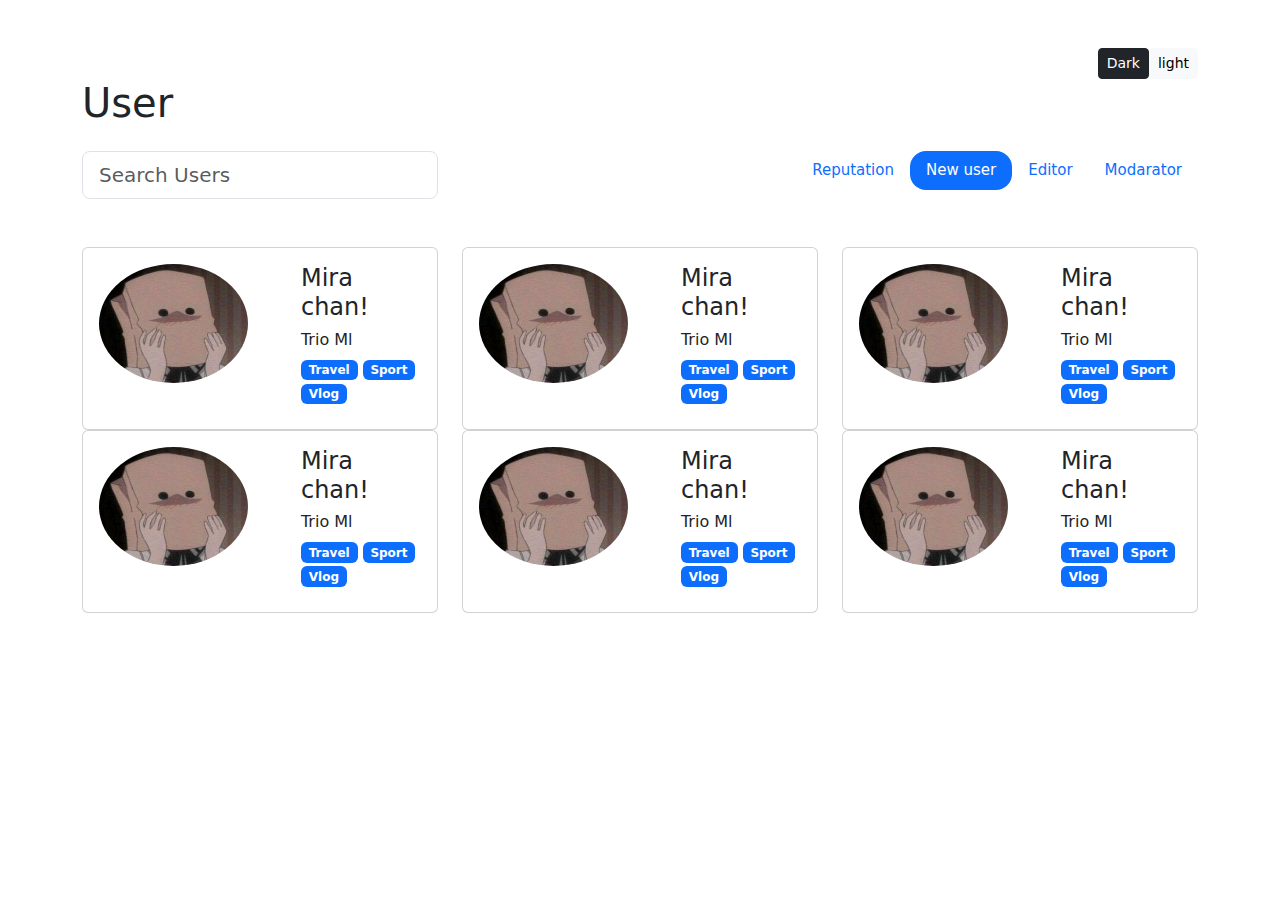
<file: index.html>
<!DOCTYPE html>
<html lang="en">
  <head>
    <meta charset="UTF-8" />
    <meta http-equiv="X-UA-Compatible" content="IE=edge" />
    <meta name="viewport" content="width=device-width, initial-scale=1.0" />
    <link rel="stylesheet" href="css/bootstrap.min.css" />
    <link rel="stylesheet" href="css/style.css" />
    <title>User List</title>
  </head>
  <body> 
    <header class="mb-5">
      <div class="container mt-5">
        <div class="d-flex justify-content-end">
          <button class="btn btn-dark btn-sm" data-bs-theme-value="dark">Dark</button>
          <button class="btn btn-light btn-sm" data-bs-theme-value="light">light </button>
        </div>
        <h1 class="mb-4">User</h1>
          <div class="row">
           <div class="col-md-4">
               <input type="text" class="form-control form-control-lg" placeholder="Search Users" />
           </div>
           <div class="col-md-8 user-menu d-flex justify-content-end align-item-center" 
           style="font-size:15px !important ;">
               <ul class="nav">
                 <li class="nav-items">
                  <a href="#" class="nav-link">Reputation</a>
                 </li>
                 <li class="nav-items">
                  <a href="#" class="nav-link text-bg-primary rounded-4">New user</a>
                 </li>
                 <li class="nav-items">
                  <a href="#" class="nav-link">Editor</a>
                 </li>
                 <li class="nav-items">
                  <a href="#" class="nav-link">Modarator</a>
                 </li>
               </ul>
           </div>
          </div>
      </div>
    </header>
    <!-- User list -->
    <main>
      <div class="container">
        <div class="row">
        <!-- two -->

        <div class="col-md-4">
          <div class="card md-3" data-bs-container="body" data-bs-toggle="popover"
            data-bs-placement="top" data-bs-content=" Email: me@email.com" >
            <div class="card-body">
              <div class="d-flex gap-3">
                  <div class="user-img">
                    <img src="css/434385236_339998011866023_2217717028655679455_n.jpg" alt="me"
                     class="img-fluid rounded-circle" style="height: 80%; width: 80%;"/>
                  </div>
                  <div class="user-info">
                   <h4> Mira chan!</h4>
                   <h6>Trio Ml</h6>
                   <span class="badge bg-primary">Travel</span>
                   <span class="badge bg-primary">Sport</span>
                   <span class="badge bg-primary">Vlog</span>
                  </div>
              </div>
            </div>
          </div>
         </div>
        <!--  -->
        <div class="col-md-4">
          <div class="card md-3" data-bs-container="body" data-bs-toggle="popover"
            data-bs-placement="top" data-bs-content=" Email: me@email.com" >
            <div class="card-body">
              <div class="d-flex gap-3">
                <div class="user-img">
                  <img src="css/434385236_339998011866023_2217717028655679455_n.jpg" alt="me"
                   class="img-fluid rounded-circle" style="height: 80%; width: 80%;"/>
                </div>
                  <div class="user-info">
                   <h4> Mira chan!</h4>
                   <h6>Trio Ml</h6>
                   <span class="badge bg-primary">Travel</span>
                   <span class="badge bg-primary">Sport</span>
                   <span class="badge bg-primary">Vlog</span>
                  </div>
              </div>
            </div>
          </div>
         </div>
         <!--  -->
         <div class="col-md-4">
          <div class="card md-3" data-bs-container="body" data-bs-toggle="popover"
            data-bs-placement="top" data-bs-content=" Email: me@email.com" >
            <div class="card-body">
              <div class="d-flex gap-3">
                <div class="user-img">
                  <img src="css/434385236_339998011866023_2217717028655679455_n.jpg" alt="me"
                   class="img-fluid rounded-circle" style="height: 80%; width: 80%;"/>
                </div>
                  <div class="user-info">
                   <h4> Mira chan!</h4>
                   <h6>Trio Ml</h6>
                   <span class="badge bg-primary">Travel</span>
                   <span class="badge bg-primary">Sport</span>
                   <span class="badge bg-primary">Vlog</span>
                  </div>
              </div>
            </div>
          </div>
         </div>
         <!--  -->
         <div class="col-md-4">
          <div class="card md-3" data-bs-container="body" data-bs-toggle="popover"
            data-bs-placement="top" data-bs-content=" Email: me@email.com" >
            <div class="card-body">
              <div class="d-flex gap-3">
                <div class="user-img">
                  <img src="css/434385236_339998011866023_2217717028655679455_n.jpg" alt="me"
                   class="img-fluid rounded-circle" style="height: 80%; width: 80%;"/>
                </div>
                  <div class="user-info">
                   <h4> Mira chan!</h4>
                   <h6>Trio Ml</h6>
                   <span class="badge bg-primary">Travel</span>
                   <span class="badge bg-primary">Sport</span>
                   <span class="badge bg-primary">Vlog</span>
                  </div>
              </div>
            </div>
          </div>
         </div>
         <!--  -->
         <div class="col-md-4">
          <div class="card md-3" data-bs-container="body" data-bs-toggle="popover"
            data-bs-placement="top" data-bs-content=" Email: me@email.com" >
            <div class="card-body">
              <div class="d-flex gap-3">
                <div class="user-img">
                  <img src="css/434385236_339998011866023_2217717028655679455_n.jpg" alt="me"
                   class="img-fluid rounded-circle" style="height: 80%; width: 80%;"/>
                </div>
                  <div class="user-info">
                   <h4> Mira chan!</h4>
                   <h6>Trio Ml</h6>
                   <span class="badge bg-primary">Travel</span>
                   <span class="badge bg-primary">Sport</span>
                   <span class="badge bg-primary">Vlog</span>
                  </div>
              </div>
            </div>
          </div>
         </div>
         <!--  -->
         <div class="col-md-4">
          <div class="card md-3" data-bs-container="body" data-bs-toggle="popover"
            data-bs-placement="top" data-bs-content=" Email: me@email.com" >
            <div class="card-body">
              <div class="d-flex gap-3">
                <div class="user-img">
                  <img src="css/434385236_339998011866023_2217717028655679455_n.jpg" alt="me"
                   class="img-fluid rounded-circle" style="height: 80%; width: 80%;"/>
                </div>
                  <div class="user-info">
                   <h4> Mira chan!</h4>
                   <h6>Trio Ml</h6>
                   <span class="badge bg-primary">Travel</span>
                   <span class="badge bg-primary">Sport</span>
                   <span class="badge bg-primary">Vlog</span>
                  </div>
              </div>
            </div>
          </div>
         </div>
        </div>
      </div>
    </main>
   



    <script src="js/bootstrap.bundle.min.js"></script>
    <script src="js/darkmodetoggle.js"></script>
    <script>
      const popoverEl = document.getElementById('popover');
      const popover = new bootstrap.Popover(popoverEl);
    </script>
  </body>
</html>
</file>
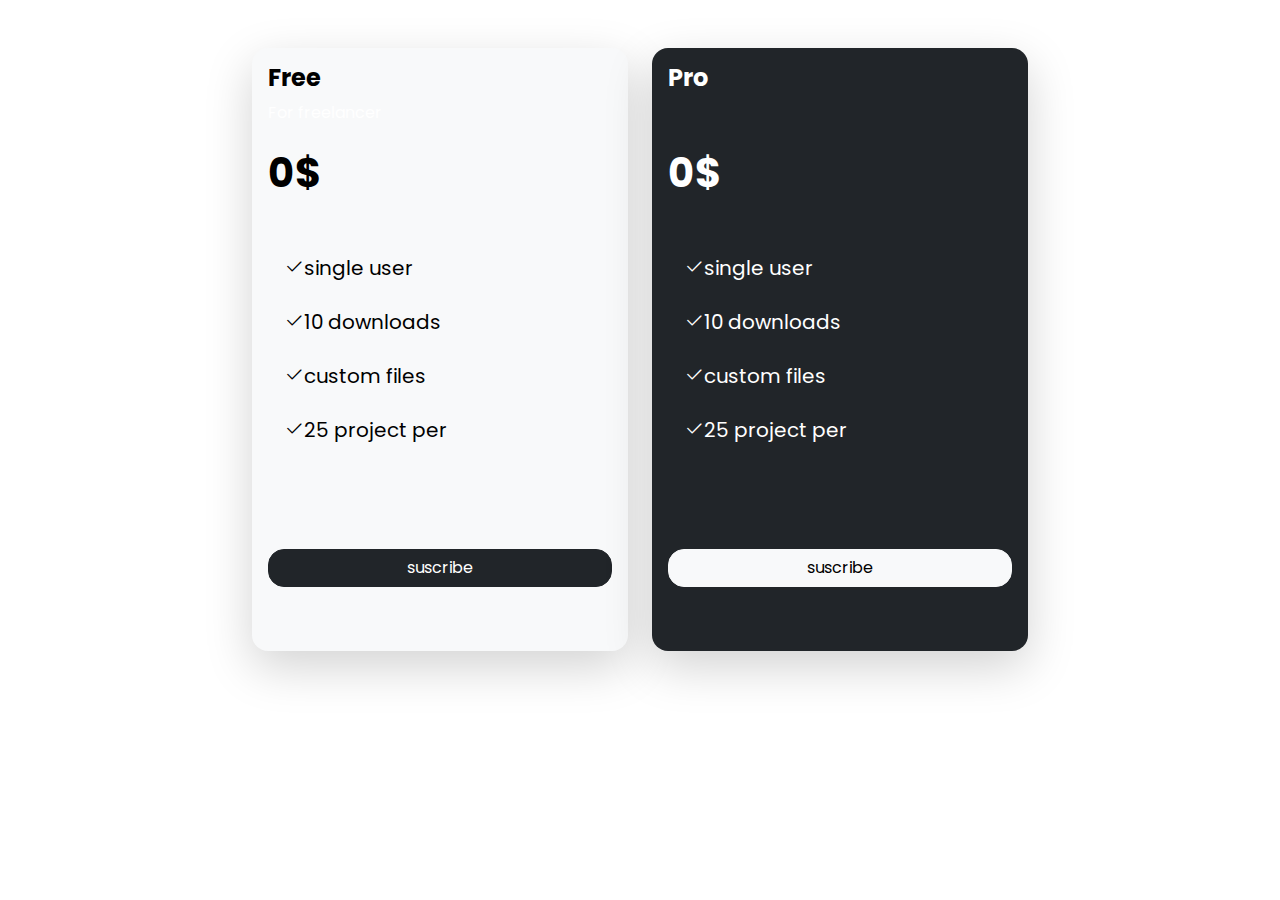
<file: pricing-cards/mini-projects-starter/index.html>
<!DOCTYPE html>
<html lang="en">
  <head>
    <meta charset="UTF-8" />
    <meta http-equiv="X-UA-Compatible" content="IE=edge" />
    <meta name="viewport" content="width=device-width, initial-scale=1.0" />
    <link rel="preconnect" href="https://fonts.googleapis.com">
<link rel="preconnect" href="https://fonts.gstatic.com" crossorigin>
<link href="https://fonts.googleapis.com/css2?family=Inter:wght@100..900&family=Poppins:ital,wght@0,100;0,200;0,300;0,400;0,500;0,600;0,700;0,800;0,900;1,100;1,200;1,300;1,400;1,500;1,600;1,700;1,800;1,900&family=Rubik:ital,wght@0,300..900;1,300..900&display=swap" rel="stylesheet">
<link rel="stylesheet" href="https://cdn.jsdelivr.net/npm/bootstrap-icons@1.11.3/font/bootstrap-icons.min.css" />
    <link rel="stylesheet" href="css/bootstrap.min.css" />
    <link rel="stylesheet" href="css/style.css" />
    <title>Pricing cards</title>
  </head>
  <body>
    <!-- <h1>pricing cards</h1> -->
<div class="container">
  <div class="row mt-5">
  <div class="col-md-6">
    <div class="card rounded-4 shadow-lg border-0 mb-5  text-bg-light">
      <div class="card-body">
        <h4 class="fw-bold">Free</h4>
        <p class="text-white">For freelancer</p>
      <h2 class="fs-1 fw-bold mt-4 mb-5">0$</h2>
      <ul class="list-group list-group-flush fs-5 mb-5 vstack gap-2">
        <li class="list-group-item border-0 text-bg-light">
          <i class="bi bi-check2"></i>single user
        </li>
        <li class="list-group-item border-0 text-bg-light ">
          <i class="bi bi-check2"></i>10 downloads
        </li>
        <li class="list-group-item border-0 text-bg-light">
          <i class="bi bi-check2"></i>custom files
        </li>
        <li class="list-group-item border-0 text-bg-light">
          <i class="bi bi-check2"></i>25 project per
        </li>
      </ul>
     <div class="d-grid">
      <button class="btn btn-dark rounded-4 mt-5 mb-5">
        suscribe
      </button>
     </div>
    </div>
  </div>
  
</div>
<div class="col-md-6 ">
  <div class="card cardDark rounded-4 shadow-lg border-0 mb-5 text-bg-dark">
    <div class="card-body ">
      <h4 class="fw-bold">Pro</h4>
      <p class="text-muted">For Agencies</p>
    <h2 class="fs-1 fw-bold mt-4 mb-5">0$</h2>
    <ul class="list-group list-group-flush fs-5 mb-5 vstack gap-2">
      <li class="list-group-item border-0 text-bg-dark">
        <i class="bi bi-check2"></i>single user
      </li>
      <li class="list-group-item border-0 text-bg-dark">
        <i class="bi bi-check2"></i>10 downloads
      </li>
      <li class="list-group-item border-0 text-bg-dark">
        <i class="bi bi-check2"></i>custom files
      </li>
      <li class="list-group-item border-0 text-bg-dark">
        <i class="bi bi-check2"></i>25 project per
      </li>
    </ul>
   <div class="d-grid">
    <button class="btn btn-light rounded-4 mt-5 mb-5">
      suscribe
    </button>
   </div>
  </div>
</div>

</div>
</div>
</div>
    <script src="js/bootstrap.bundle.min.js"></script>
  </body>
</html>
</file>
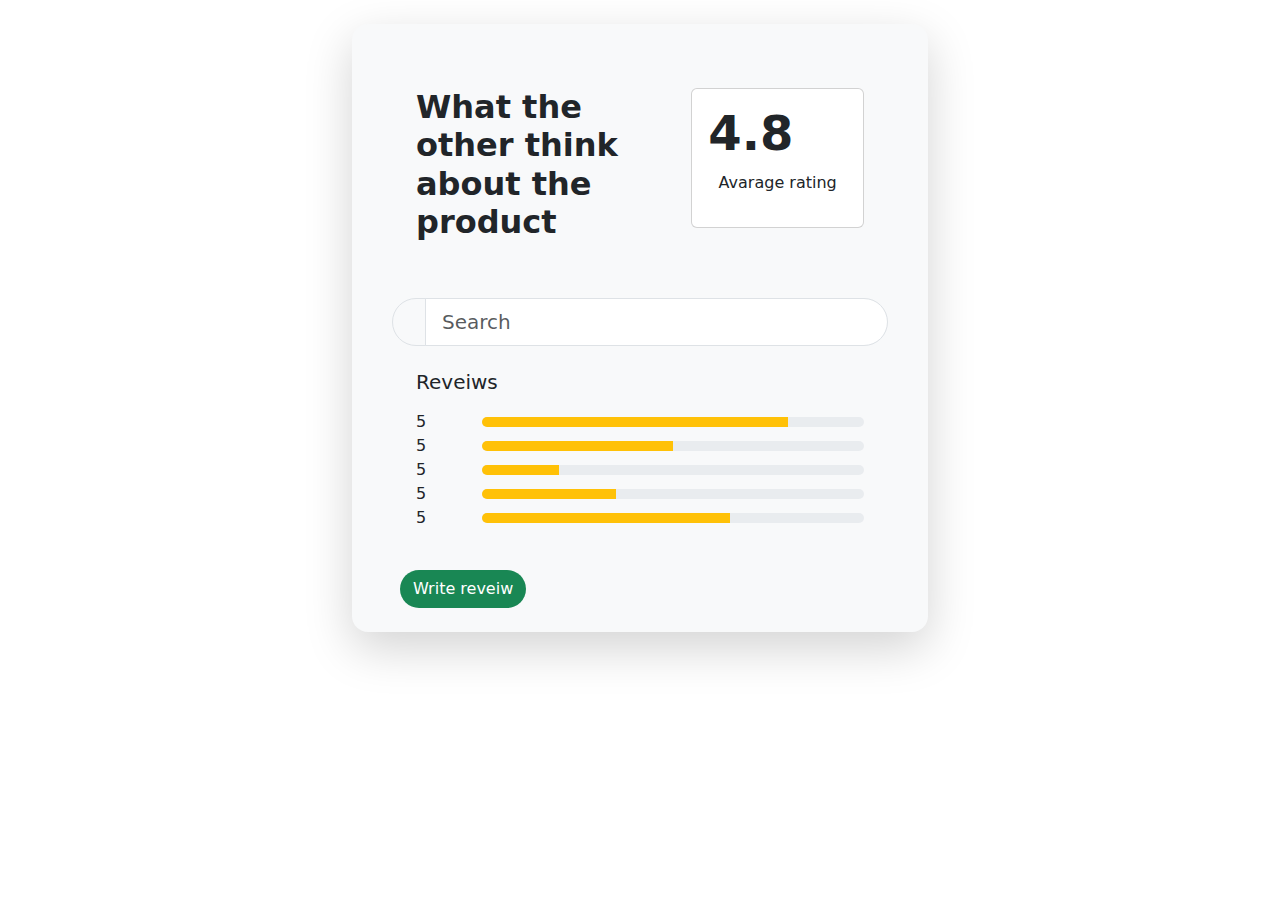
<file: rating-rage/raitng-rage/index.html>
<!DOCTYPE html>
<html lang="en">
  <head>
    <meta charset="UTF-8" />
    <meta http-equiv="X-UA-Compatible" content="IE=edge" />
    <link rel="stylesheet" href="https://cdnjs.cloudflare.com/ajax/libs/font-awesome/6.5.2/css/all.min.css" integrity="sha512-SnH5WK+bZxgPHs44uWIX+LLJAJ9/2PkPKZ5QiAj6Ta86w+fsb2TkcmfRyVX3pBnMFcV7oQPJkl9QevSCWr3W6A==" crossorigin="anonymous" referrerpolicy="no-referrer" />
    <meta name="viewport" content="width=device-width, initial-scale=1.0" />
    <link rel="stylesheet" href="css/bootstrap.min.css" />
    <link rel="stylesheet" href="css/style.css" />
    <title>Rating Price</title>
  </head>
  <div>
    <!-- <h1>Rating price</h1> -->
    <div class="container">
      <div class="card  bg-light rounded-4 border-0 shadow-lg mt-4 mb-4">
<div class="card-body">
  <div class="row p-5">
    <div class="col-7">
      <h2 class="fw-bold">What the other think about the product</h2>
    </div>
    <div class="col-5">
      <div class="card">
        <div class="card-body">
        <h3 class="display-5 fw-semibold">
          <i class="fas fa-star text-warning"></i>4.8
        </h3>
        <p class="text-center">Avarage rating</p>
        </div>
      </div>
    </div>
  </div>
  <div class="row px-4">
    <div class="col-12">
      <div class="input-group input-group-lg">
        <div class="input-group-text rounded-start-5">
        <i class="fas fa-search"></i>
        </div>
        <input type="text" class="rounded-end-5 form-control" placeholder="Search">
      </div>
    </div>
  </div>
  <div class="row px-5 pb-4 pt-4">
    <div class="col-12 vstack gap-2">
      <h5>Reveiws</h5>
      <div class="d-flex align-items-center gap-1">
        <span>5</span><i class="fas fa-star text-warning"></i>
        <div class="progress ms-5" style="height: 10px; width: 100%;">
          <div class="progress-bar bg-warning" style="width: 80%;" role="progressbar" aria-valuenow="80%"
          aria-valuemin="0" aria-valuemax="100%"></div>
        </div>
      </div>
    </div>
    <!-- rating -->
    <div class="d-flex align-items-center gap-1">
      <span>5</span><i class="fas fa-star text-warning"></i>
      <div class="progress ms-5" style="height: 10px; width: 100%;">
        <div class="progress-bar bg-warning" style="width: 50%;" role="progressbar" aria-valuenow="50%"
        aria-valuemin="0" aria-valuemax="100%"></div>
      </div>
    </div>
    <div class="d-flex align-items-center gap-1">
      <span>5</span><i class="fas fa-star text-warning"></i>
      <div class="progress ms-5" style="height: 10px; width: 100%;">
        <div class="progress-bar bg-warning" style="width: 20%;" role="progressbar" aria-valuenow="20%"
        aria-valuemin="0" aria-valuemax="100%"></div>
      </div>
    </div>
    <div class="d-flex align-items-center gap-1">
      <span>5</span><i class="fas fa-star text-warning"></i>
      <div class="progress ms-5" style="height: 10px; width: 100%;">
        <div class="progress-bar bg-warning" style="width: 35%;" role="progressbar" aria-valuenow="35%"
        aria-valuemin="0" aria-valuemax="100%"></div>
      </div>
    </div>
    <div class="d-flex align-items-center gap-1">
      <span>5</span><i class="fas fa-star text-warning"></i>
      <div class="progress ms-5" style="height: 10px; width: 100%;">
        <div class="progress-bar bg-warning" style="width: 65%;" role="progressbar" aria-valuenow="65%"
        aria-valuemin="0" aria-valuemax="100%"></div>
      </div>
    </div>
  </div> 
  </div>
  <div class="row px-5 pb-4">
    <div class="col-12">
      <div class="btn text-bg-success rounded-5">Write reveiw</div>
    </div>
  </div>
</div>
</div>
</div>

    <script src="js/bootstrap.bundle.min.js"></script>
  </body>
</html>
</file>
<file: css/style.css>
@media(max-width:767px){
    .user-menu{
        justify-content: center!important;
        margin-top: 20px;
    }
}
</file>
<file: pricing-cards/mini-projects-starter/css/style.css>
body{
    font-family: 'poppins', sans-serif;
}
@media(min-width:800px){
    .container{
      width: 800px;
    }
}
.cardDark{
  border-radius: 1rem !important;
}
</file>
<file: rating-rage/raitng-rage/css/style.css>
@media(min-width:600px){
    .container{
        max-width:600px;
    }}
</file>
